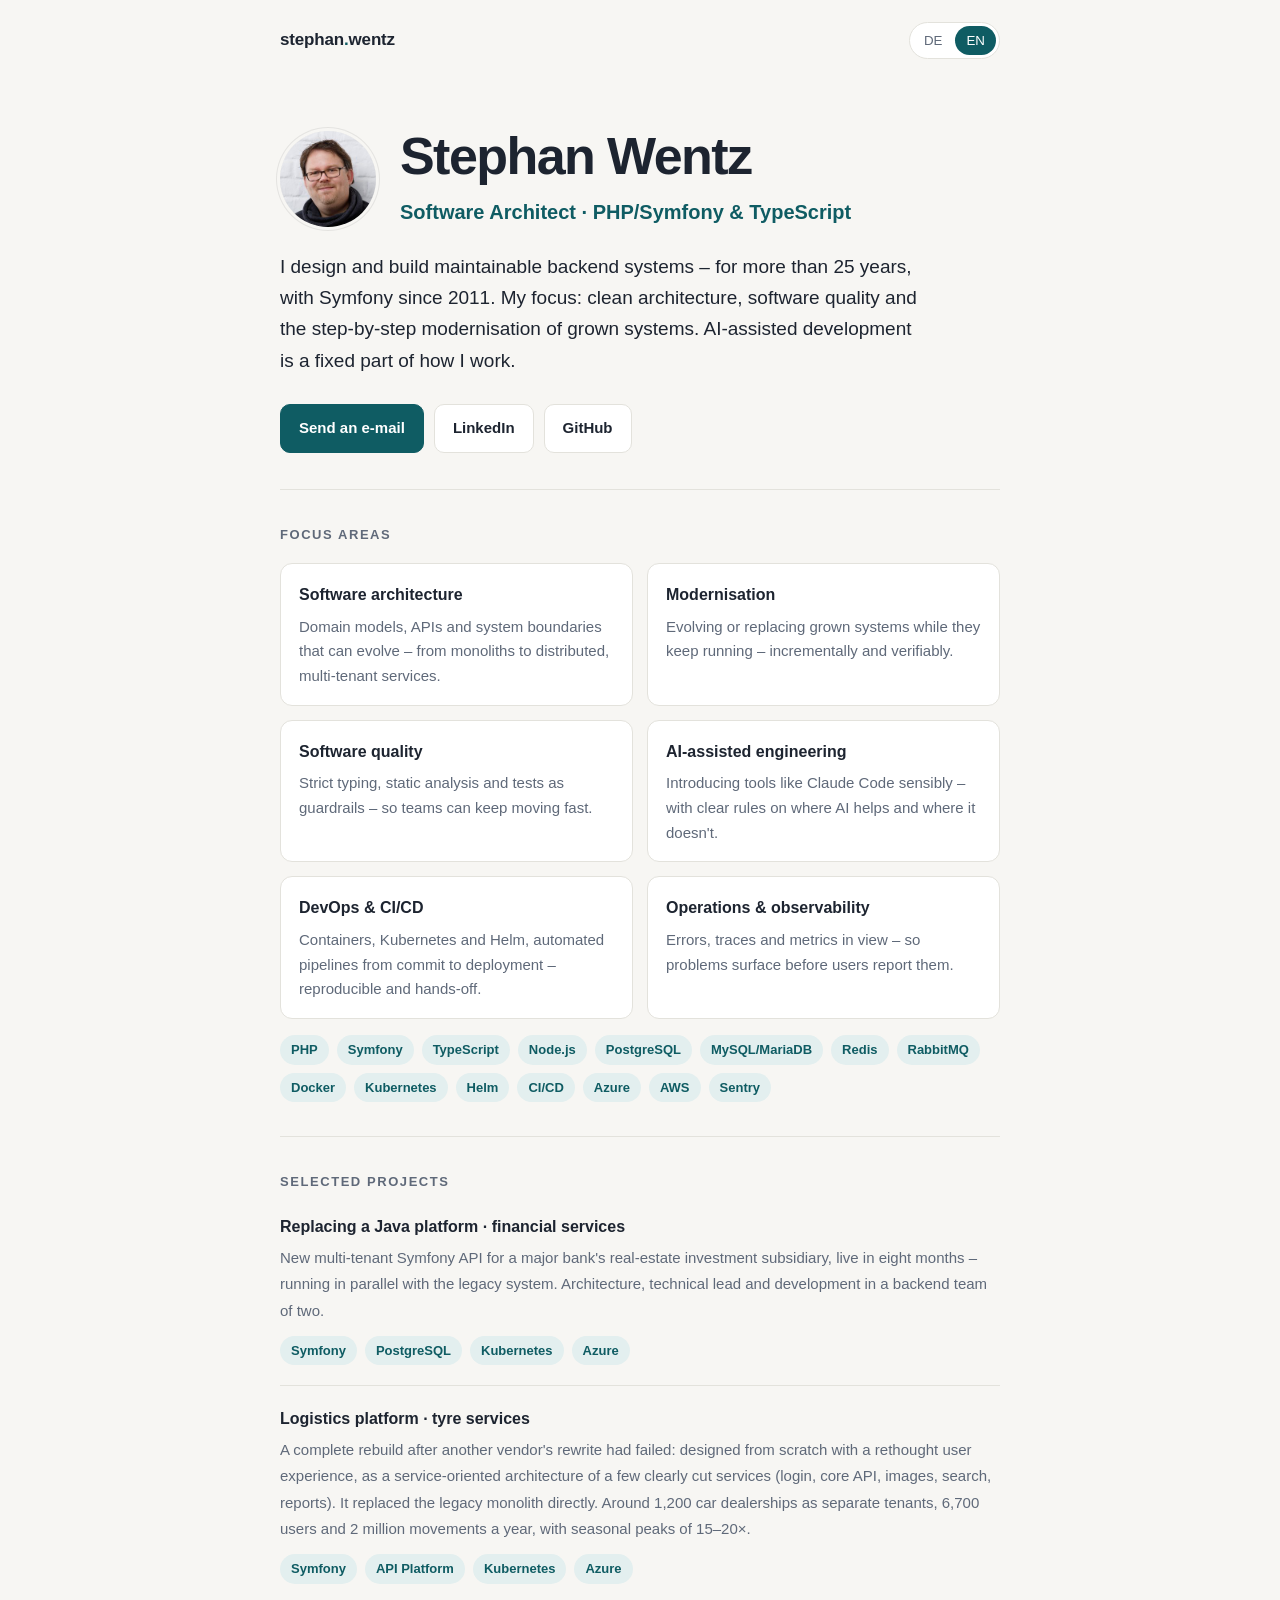
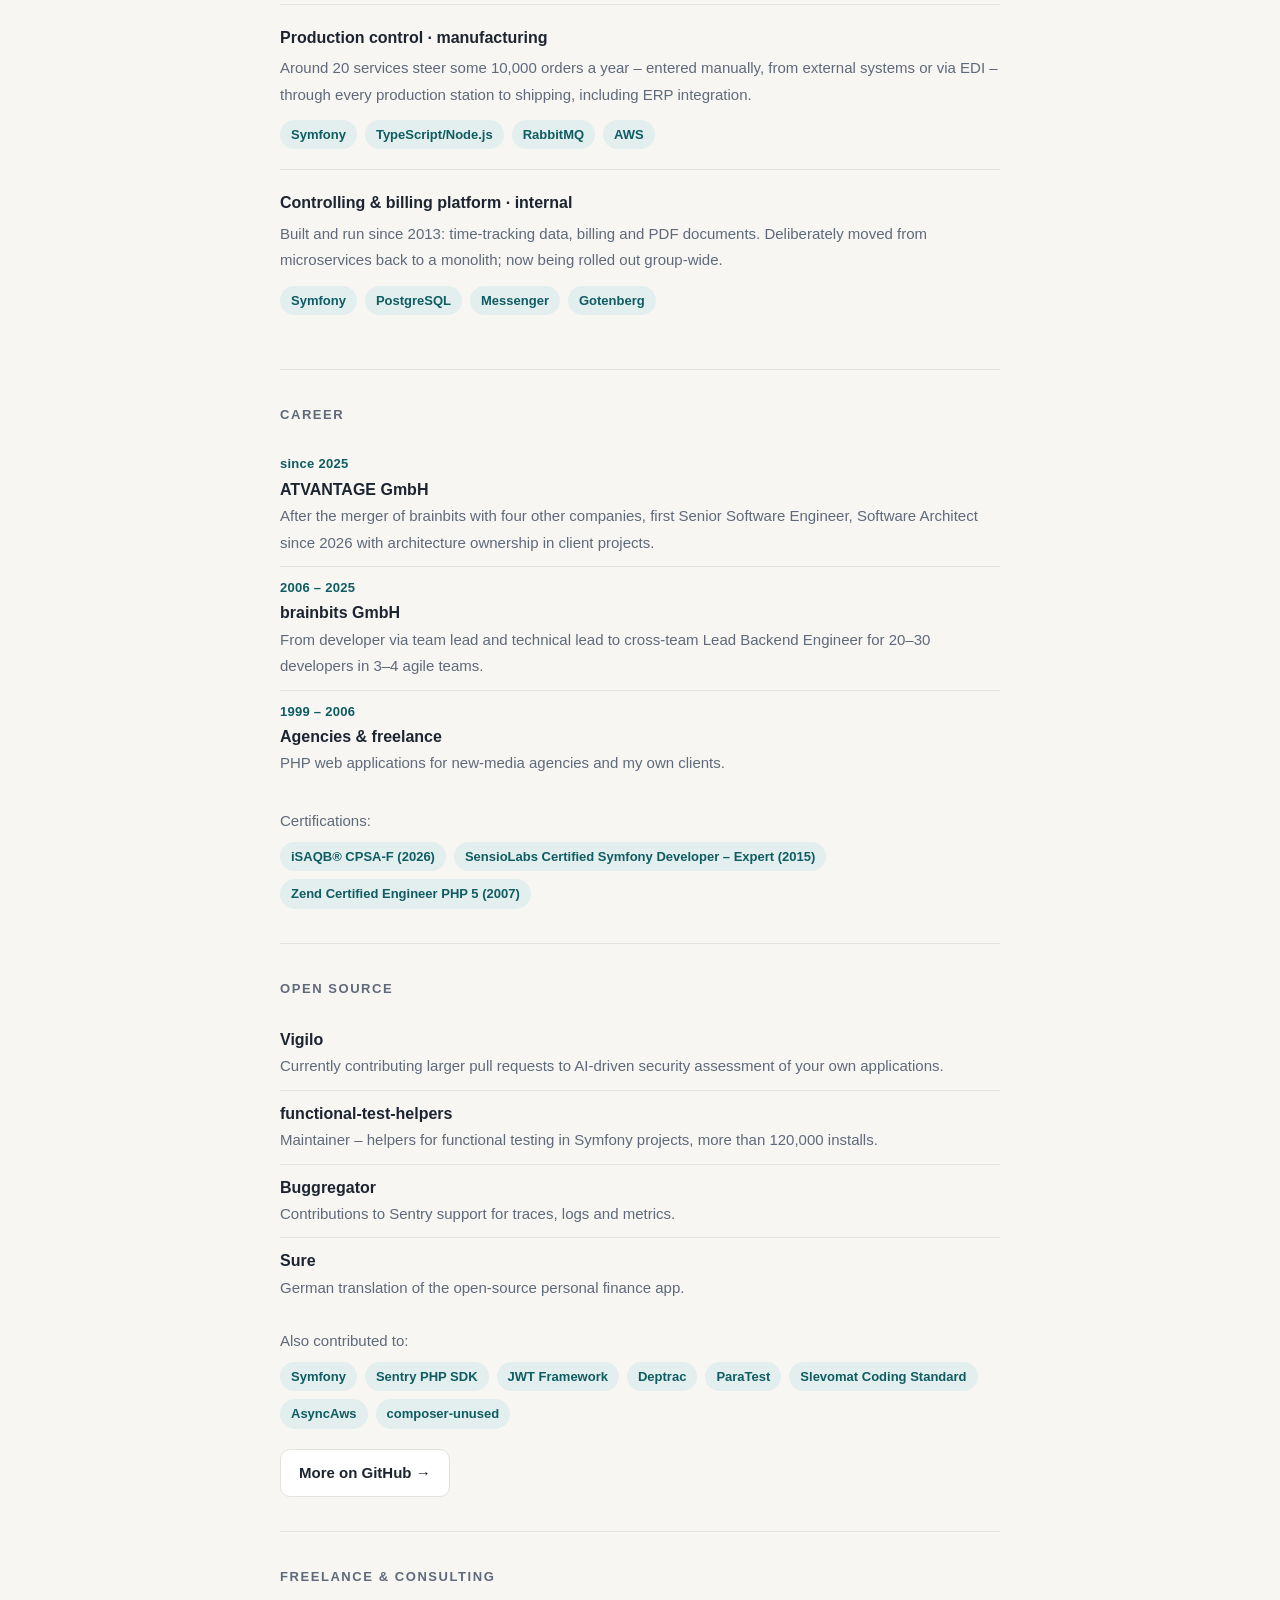
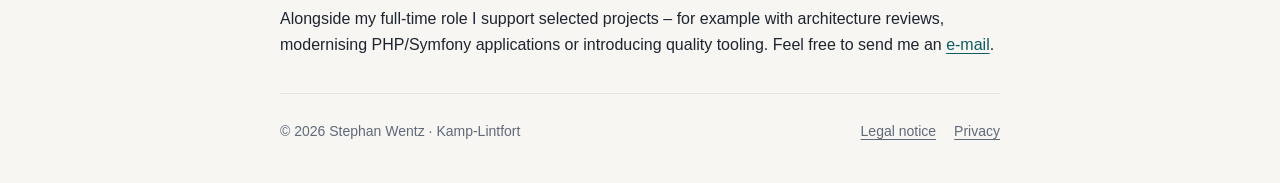
<file: index.html>
<!doctype html>
<html lang="de">
<head>
<meta charset="utf-8">
<meta name="viewport" content="width=device-width, initial-scale=1">
<title>Stephan Wentz – Software Architect</title>
<meta name="title-de" content="Stephan Wentz – Software Architect">
<meta name="title-en" content="Stephan Wentz – Software Architect">
<meta name="description" content="Stephan Wentz – Software Architect und Backend Engineer für PHP/Symfony und TypeScript. Architektur, Modernisierung, Software-Qualität und Open Source.">
<link rel="canonical" href="https://wentz.it/">
<meta property="og:type" content="website">
<meta property="og:url" content="https://wentz.it/">
<meta property="og:site_name" content="wentz.it">
<meta property="og:title" content="Stephan Wentz – Software Architect">
<meta property="og:description" content="Software Architect für PHP/Symfony und TypeScript: Architektur, Modernisierung gewachsener Systeme, Software-Qualität und Open Source.">
<meta property="og:image" content="https://wentz.it/og-image.png">
<meta property="og:image:width" content="1200">
<meta property="og:image:height" content="630">
<meta property="og:image:alt" content="Stephan Wentz – Software Architect · PHP/Symfony &amp; TypeScript">
<meta property="og:locale" content="de_DE">
<meta property="og:locale:alternate" content="en_US">
<meta name="twitter:card" content="summary_large_image">
<link rel="icon" href="favicon.svg" type="image/svg+xml">
<link rel="icon" href="favicon.ico" sizes="any">
<link rel="apple-touch-icon" href="apple-touch-icon.png">
<link rel="stylesheet" href="style.css?v=20261127">
<script src="lang.js"></script>
</head>
<body>
<div class="wrap">
  <header class="top">
    <a class="mark" href="/">stephan<span>.</span>wentz</a>
    <div class="langswitch" role="group" aria-label="Sprache / Language">
      <button type="button" data-lang="de" aria-pressed="true">DE</button>
      <button type="button" data-lang="en" aria-pressed="false">EN</button>
    </div>
  </header>

  <main>
    <div class="hero">
      <div class="hero-head">
        <img class="portrait" src="foto.jpg" width="96" height="96" alt="Stephan Wentz">
        <div>
          <h1>Stephan Wentz</h1>
          <p class="role">Software Architect · PHP/Symfony &amp; TypeScript</p>
        </div>
      </div>
      <p class="lead" lang="de">Ich entwerfe und baue wartbare Backend-Systeme – seit über 25 Jahren, seit 2011 mit Symfony. Mein Fokus: saubere Architektur, Software-Qualität und die schrittweise Modernisierung gewachsener Systeme. KI-gestützte Entwicklung gehört für mich fest zum Alltag.</p>
      <p class="lead" lang="en">I design and build maintainable backend systems – for more than 25 years, with Symfony since 2011. My focus: clean architecture, software quality and the step-by-step modernisation of grown systems. AI-assisted development is a fixed part of how I work.</p>
      <div class="cta">
        <a class="btn primary" href="mailto:stephan@wentz.it"><span lang="de">E-Mail schreiben</span><span lang="en">Send an e-mail</span></a>
        <a class="btn" href="https://www.linkedin.com/in/stephan-wentz" rel="me">LinkedIn</a>
        <a class="btn" href="https://github.com/temp" rel="me">GitHub</a>
      </div>
    </div>

    <section>
      <h2><span lang="de">Schwerpunkte</span><span lang="en">Focus areas</span></h2>
      <div class="grid">
        <div class="card">
          <h3 lang="de">Software-Architektur</h3><h3 lang="en">Software architecture</h3>
          <p lang="de">Domänenmodelle, Schnittstellen und Systemgrenzen, die mitwachsen – vom Monolithen bis zu verteilten, mandantenfähigen Services.</p>
          <p lang="en">Domain models, APIs and system boundaries that can evolve – from monoliths to distributed, multi-tenant services.</p>
        </div>
        <div class="card">
          <h3 lang="de">Modernisierung</h3><h3 lang="en">Modernisation</h3>
          <p lang="de">Gewachsene Systeme im laufenden Betrieb weiterentwickeln oder ablösen – schrittweise und überprüfbar.</p>
          <p lang="en">Evolving or replacing grown systems while they keep running – incrementally and verifiably.</p>
        </div>
        <div class="card">
          <h3 lang="de">Software-Qualität</h3><h3 lang="en">Software quality</h3>
          <p lang="de">Strikte Typisierung, statische Analyse und Tests als Leitplanken – damit Teams schnell bleiben.</p>
          <p lang="en">Strict typing, static analysis and tests as guardrails – so teams can keep moving fast.</p>
        </div>
        <div class="card">
          <h3 lang="de">KI-gestützte Entwicklung</h3><h3 lang="en">AI-assisted engineering</h3>
          <p lang="de">Werkzeuge wie Claude Code sinnvoll einführen – mit klaren Regeln, wo KI hilft und wo nicht.</p>
          <p lang="en">Introducing tools like Claude Code sensibly – with clear rules on where AI helps and where it doesn't.</p>
        </div>
        <div class="card">
          <h3>DevOps &amp; CI/CD</h3>
          <p lang="de">Container, Kubernetes und Helm, automatisierte Pipelines vom Commit bis zum Deployment – reproduzierbar und ohne Handarbeit.</p>
          <p lang="en">Containers, Kubernetes and Helm, automated pipelines from commit to deployment – reproducible and hands-off.</p>
        </div>
        <div class="card">
          <h3 lang="de">Betrieb &amp; Observability</h3><h3 lang="en">Operations &amp; observability</h3>
          <p lang="de">Fehler, Traces und Metriken im Blick – damit Probleme auffallen, bevor Nutzer sie melden.</p>
          <p lang="en">Errors, traces and metrics in view – so problems surface before users report them.</p>
        </div>
      </div>
      <div class="tags">
        <span class="tag">PHP</span><span class="tag">Symfony</span><span class="tag">TypeScript</span><span class="tag">Node.js</span>
        <span class="tag">PostgreSQL</span><span class="tag">MySQL/MariaDB</span><span class="tag">Redis</span><span class="tag">RabbitMQ</span><span class="tag">Docker</span><span class="tag">Kubernetes</span>
        <span class="tag">Helm</span><span class="tag">CI/CD</span><span class="tag">Azure</span><span class="tag">AWS</span><span class="tag">Sentry</span>
      </div>
    </section>

    <section>
      <h2><span lang="de">Ausgewählte Projekte</span><span lang="en">Selected projects</span></h2>
      <ul class="plain projects">
        <li>
          <strong lang="de">Ablösung einer Java-Plattform · Finanzdienstleister</strong>
          <strong lang="en">Replacing a Java platform · financial services</strong>
          <span lang="de">Neue, mandantenfähige Symfony-API für die Immobilien-Investmenttochter einer Großbank, in acht Monaten live – im Parallelbetrieb mit dem Altsystem. Architektur, technische Leitung und Entwicklung in einem Backend-Team von zwei Personen.</span>
          <span lang="en">New multi-tenant Symfony API for a major bank's real-estate investment subsidiary, live in eight months – running in parallel with the legacy system. Architecture, technical lead and development in a backend team of two.</span>
          <span class="tags"><span class="tag">Symfony</span><span class="tag">PostgreSQL</span><span class="tag">Kubernetes</span><span class="tag">Azure</span></span>
        </li>
        <li>
          <strong lang="de">Logistikplattform · Reifenservice</strong>
          <strong lang="en">Logistics platform · tyre services</strong>
          <span lang="de">Kompletter Neubau, nachdem der Rewrite eines anderen Anbieters gescheitert war: von Grund auf neu konzipiert, Bedienung neu gedacht, als serviceorientierte Architektur mit wenigen, klar geschnittenen Services (Login, Kern-API, Bilder, Suche, Reports). Löste den alten Monolithen direkt ab. Rund 1.200 Autohäuser als eigene Mandanten, 6.700 Nutzer und 2 Mio. Bewegungen pro Jahr, mit saisonalen Lastspitzen um das 15- bis 20-Fache.</span>
          <span lang="en">A complete rebuild after another vendor's rewrite had failed: designed from scratch with a rethought user experience, as a service-oriented architecture of a few clearly cut services (login, core API, images, search, reports). It replaced the legacy monolith directly. Around 1,200 car dealerships as separate tenants, 6,700 users and 2 million movements a year, with seasonal peaks of 15–20×.</span>
          <span class="tags"><span class="tag">Symfony</span><span class="tag">API Platform</span><span class="tag">Kubernetes</span><span class="tag">Azure</span></span>
        </li>
        <li>
          <strong lang="de">Fertigungssteuerung · Industrie</strong>
          <strong lang="en">Production control · manufacturing</strong>
          <span lang="de">Rund 20 Services steuern jährlich etwa 10.000 Aufträge – manuell, aus Fremdsystemen oder per EDI – durch alle Fertigungsstationen bis zum Versand, inklusive ERP-Anbindung.</span>
          <span lang="en">Around 20 services steer some 10,000 orders a year – entered manually, from external systems or via EDI – through every production station to shipping, including ERP integration.</span>
          <span class="tags"><span class="tag">Symfony</span><span class="tag">TypeScript/Node.js</span><span class="tag">RabbitMQ</span><span class="tag">AWS</span></span>
        </li>
        <li>
          <strong lang="de">Controlling- &amp; Abrechnungsplattform · intern</strong>
          <strong lang="en">Controlling &amp; billing platform · internal</strong>
          <span lang="de">Seit 2013 entwickelt und betrieben: Zeiterfassungsdaten, Abrechnung und PDF-Dokumente. Bewusst von Microservices zurück zum Monolithen geführt; wird inzwischen gruppenweit eingeführt.</span>
          <span lang="en">Built and run since 2013: time-tracking data, billing and PDF documents. Deliberately moved from microservices back to a monolith; now being rolled out group-wide.</span>
          <span class="tags"><span class="tag">Symfony</span><span class="tag">PostgreSQL</span><span class="tag">Messenger</span><span class="tag">Gotenberg</span></span>
        </li>
      </ul>
    </section>

    <section>
      <h2><span lang="de">Werdegang</span><span lang="en">Career</span></h2>
      <ul class="plain career">
        <li><span class="when"><span lang="de">seit 2025</span><span lang="en">since 2025</span></span>
          <strong>ATVANTAGE GmbH</strong>
          <span lang="de">Nach der Fusion von brainbits mit vier weiteren Unternehmen zunächst Senior Software Engineer, seit 2026 Software Architect mit Architekturverantwortung in Kundenprojekten.</span>
          <span lang="en">After the merger of brainbits with four other companies, first Senior Software Engineer, Software Architect since 2026 with architecture ownership in client projects.</span></li>
        <li><span class="when">2006 – 2025</span>
          <strong>brainbits GmbH</strong>
          <span lang="de">Vom Entwickler über Team- und Fachleitung zum teamübergreifenden Lead Backend Engineer für 20–30 Entwickler in 3–4 agilen Teams.</span>
          <span lang="en">From developer via team lead and technical lead to cross-team Lead Backend Engineer for 20–30 developers in 3–4 agile teams.</span></li>
        <li><span class="when">1999 – 2006</span>
          <strong><span lang="de">Agenturen &amp; Freelance</span><span lang="en">Agencies &amp; freelance</span></strong>
          <span lang="de">Webanwendungen mit PHP für Agenturen für neue Medien und eigene Kunden.</span>
          <span lang="en">PHP web applications for new-media agencies and my own clients.</span></li>
      </ul>
      <p style="margin:22px 0 8px;color:var(--muted);font-size:15px"><span lang="de">Zertifizierungen:</span><span lang="en">Certifications:</span></p>
      <div class="tags" style="margin-top:0">
        <span class="tag">iSAQB® CPSA-F (2026)</span>
        <span class="tag">SensioLabs Certified Symfony Developer – Expert (2015)</span>
        <span class="tag">Zend Certified Engineer PHP 5 (2007)</span>
      </div>
    </section>

    <section>
      <h2>Open Source</h2>
      <ul class="plain">
        <li><strong><a href="https://github.com/certeu/vigilo">Vigilo</a></strong>
          <span lang="de">Aktuell größere Beiträge zur KI-gestützten Sicherheitsprüfung eigener Anwendungen.</span>
          <span lang="en">Currently contributing larger pull requests to AI-driven security assessment of your own applications.</span></li>
        <li><strong><a href="https://github.com/brainbits/functional-test-helpers">functional-test-helpers</a></strong>
          <span lang="de">Maintainer – Hilfsmittel für funktionale Tests in Symfony-Projekten, über 120.000 Installationen.</span>
          <span lang="en">Maintainer – helpers for functional testing in Symfony projects, more than 120,000 installs.</span></li>
        <li><strong><a href="https://github.com/buggregator">Buggregator</a></strong>
          <span lang="de">Beiträge zur Sentry-Unterstützung für Traces, Logs und Metriken.</span>
          <span lang="en">Contributions to Sentry support for traces, logs and metrics.</span></li>
        <li><strong><a href="https://github.com/we-promise/sure">Sure</a></strong>
          <span lang="de">Deutsche Übersetzung der Open-Source-Finanz-App.</span>
          <span lang="en">German translation of the open-source personal finance app.</span></li>
      </ul>
      <p style="margin:18px 0 8px;color:var(--muted);font-size:15px"><span lang="de">Außerdem Beiträge zu:</span><span lang="en">Also contributed to:</span></p>
      <div class="tags" style="margin-top:0">
        <a class="tag" href="https://github.com/symfony/symfony">Symfony</a>
        <a class="tag" href="https://github.com/getsentry/sentry-php">Sentry PHP SDK</a>
        <a class="tag" href="https://github.com/web-token/jwt-framework">JWT Framework</a>
        <a class="tag" href="https://github.com/deptrac/deptrac">Deptrac</a>
        <a class="tag" href="https://github.com/paratestphp/paratest">ParaTest</a>
        <a class="tag" href="https://github.com/slevomat/coding-standard">Slevomat Coding Standard</a>
        <a class="tag" href="https://github.com/async-aws/aws">AsyncAws</a>
        <a class="tag" href="https://github.com/composer-unused/composer-unused">composer-unused</a>
      </div>
      <p style="margin:20px 0 0"><a class="btn" href="https://github.com/temp"><span lang="de">Mehr auf GitHub →</span><span lang="en">More on GitHub →</span></a></p>
    </section>

    <section>
      <h2><span lang="de">Freelance &amp; Beratung</span><span lang="en">Freelance &amp; consulting</span></h2>
      <p lang="de" style="margin:0">Neben meiner Festanstellung unterstütze ich ausgewählte Projekte – etwa bei Architektur-Reviews, der Modernisierung von PHP/Symfony-Anwendungen oder der Einführung von Qualitätswerkzeugen. Schreib mir gern eine <a href="mailto:stephan@wentz.it">E-Mail</a>.</p>
      <p lang="en" style="margin:0">Alongside my full-time role I support selected projects – for example with architecture reviews, modernising PHP/Symfony applications or introducing quality tooling. Feel free to send me an <a href="mailto:stephan@wentz.it">e-mail</a>.</p>
    </section>
  </main>

  <footer>
    <span>© 2026 Stephan Wentz · Kamp-Lintfort</span>
    <nav>
      <a href="impressum.html"><span lang="de">Impressum</span><span lang="en">Legal notice</span></a>
      <a href="datenschutz.html"><span lang="de">Datenschutz</span><span lang="en">Privacy</span></a>
    </nav>
  </footer>
</div>
</body>
</html>
</file>
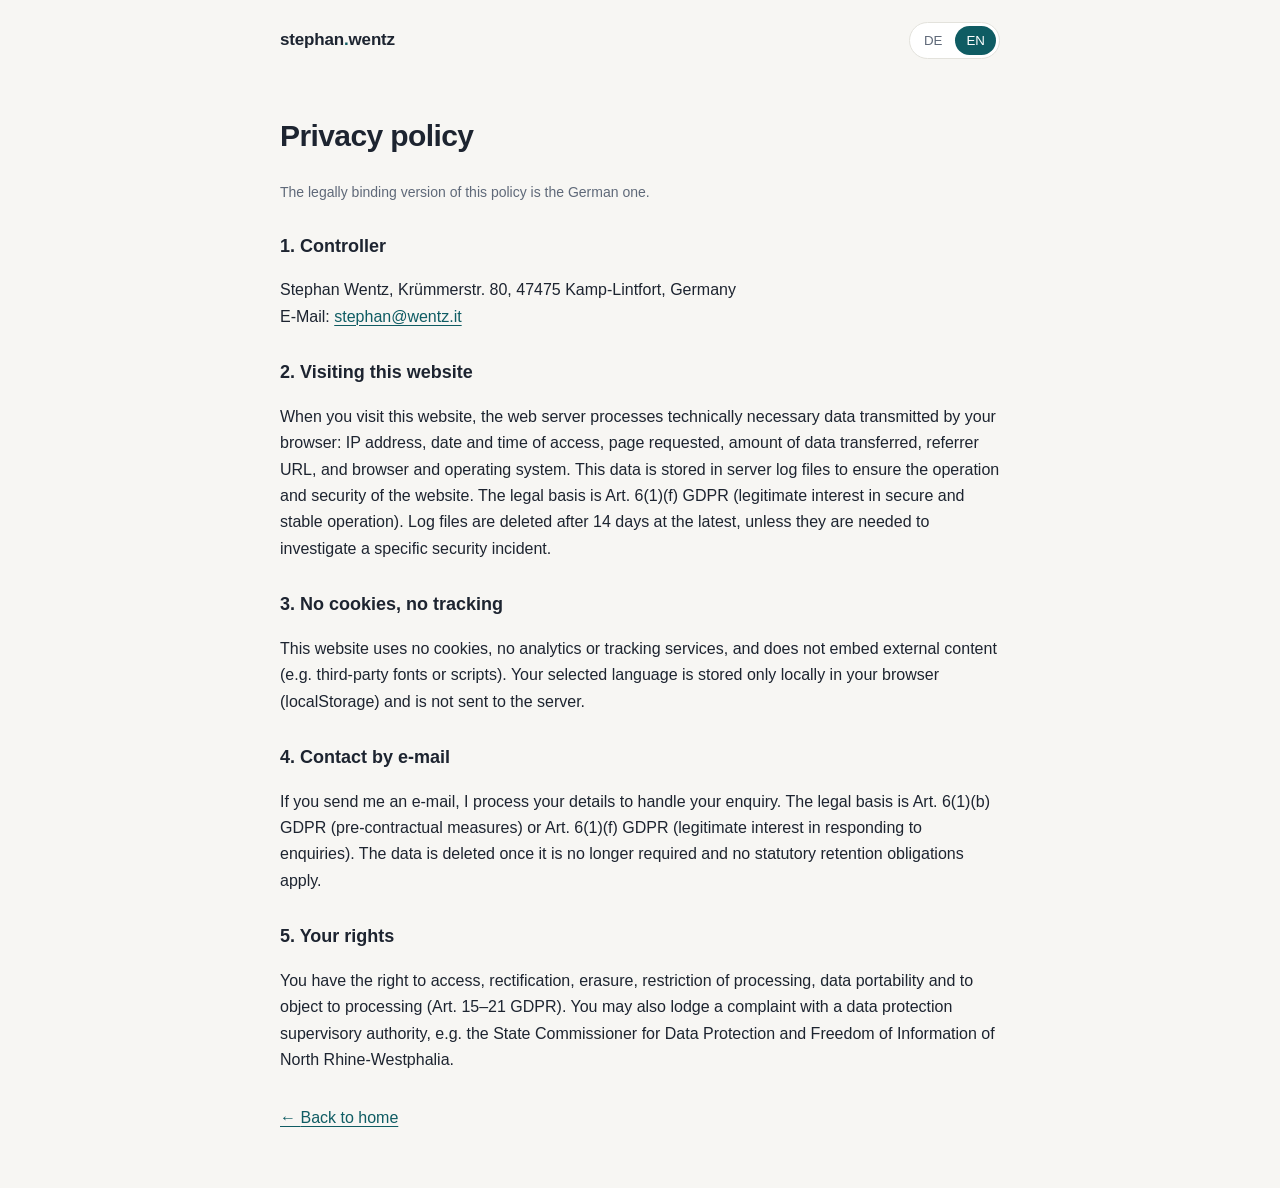
<file: datenschutz.html>
<!doctype html>
<html lang="de">
<head>
<meta charset="utf-8">
<meta name="viewport" content="width=device-width, initial-scale=1">
<title>Datenschutz – Stephan Wentz</title>
<meta name="title-de" content="Datenschutz – Stephan Wentz">
<meta name="title-en" content="Privacy policy – Stephan Wentz">
<meta name="robots" content="noindex">
<link rel="icon" href="favicon.svg" type="image/svg+xml">
<link rel="icon" href="favicon.ico" sizes="any">
<link rel="apple-touch-icon" href="apple-touch-icon.png">
<link rel="stylesheet" href="style.css?v=20261127">
<script src="lang.js"></script>
</head>
<body>
<div class="wrap">
  <header class="top">
    <a class="mark" href="/">stephan<span>.</span>wentz</a>
    <div class="langswitch" role="group" aria-label="Sprache / Language">
      <button type="button" data-lang="de" aria-pressed="true">DE</button>
      <button type="button" data-lang="en" aria-pressed="false">EN</button>
    </div>
  </header>
  <main class="legal">
    <h1><span lang="de">Datenschutzerklärung</span><span lang="en">Privacy policy</span></h1>
    <p lang="en" class="note">The legally binding version of this policy is the German one.</p>

    <h2><span lang="de">1. Verantwortlicher</span><span lang="en">1. Controller</span></h2>
    <p>Stephan Wentz, Krümmerstr. 80, 47475 Kamp-Lintfort, <span lang="de">Deutschland</span><span lang="en">Germany</span><br>
    E-Mail: <a href="mailto:stephan@wentz.it">stephan@wentz.it</a></p>

    <h2><span lang="de">2. Aufruf dieser Website</span><span lang="en">2. Visiting this website</span></h2>
    <p lang="de">Beim Aufruf dieser Website verarbeitet der Webserver technisch notwendige Daten, die Ihr Browser übermittelt: IP-Adresse, Datum und Uhrzeit des Zugriffs, aufgerufene Seite, übertragene Datenmenge, Referrer-URL sowie Browser und Betriebssystem. Diese Daten werden in Server-Logfiles gespeichert, um den Betrieb und die Sicherheit der Website zu gewährleisten. Rechtsgrundlage ist Art. 6 Abs. 1 lit. f DSGVO (berechtigtes Interesse an einem sicheren und stabilen Betrieb). Die Logfiles werden nach spätestens 14 Tagen gelöscht, sofern sie nicht zur Aufklärung eines konkreten Sicherheitsvorfalls benötigt werden.</p>
    <p lang="en">When you visit this website, the web server processes technically necessary data transmitted by your browser: IP address, date and time of access, page requested, amount of data transferred, referrer URL, and browser and operating system. This data is stored in server log files to ensure the operation and security of the website. The legal basis is Art. 6(1)(f) GDPR (legitimate interest in secure and stable operation). Log files are deleted after 14 days at the latest, unless they are needed to investigate a specific security incident.</p>

    <h2><span lang="de">3. Keine Cookies, kein Tracking</span><span lang="en">3. No cookies, no tracking</span></h2>
    <p lang="de">Diese Website verwendet keine Cookies, keine Analyse- oder Tracking-Dienste und bindet keine externen Inhalte (z.&nbsp;B. Schriftarten oder Skripte von Drittanbietern) ein. Ihre gewählte Sprache wird ausschließlich lokal in Ihrem Browser (localStorage) gespeichert und nicht an den Server übertragen.</p>
    <p lang="en">This website uses no cookies, no analytics or tracking services, and does not embed external content (e.g. third-party fonts or scripts). Your selected language is stored only locally in your browser (localStorage) and is not sent to the server.</p>

    <h2><span lang="de">4. Kontakt per E-Mail</span><span lang="en">4. Contact by e-mail</span></h2>
    <p lang="de">Wenn Sie mir eine E-Mail schreiben, verarbeite ich Ihre Angaben zur Bearbeitung Ihrer Anfrage. Rechtsgrundlage ist Art. 6 Abs. 1 lit. b DSGVO (vorvertragliche Maßnahmen) bzw. lit. f DSGVO (berechtigtes Interesse an der Beantwortung von Anfragen). Die Daten werden gelöscht, sobald sie nicht mehr erforderlich sind und keine gesetzlichen Aufbewahrungspflichten entgegenstehen.</p>
    <p lang="en">If you send me an e-mail, I process your details to handle your enquiry. The legal basis is Art. 6(1)(b) GDPR (pre-contractual measures) or Art. 6(1)(f) GDPR (legitimate interest in responding to enquiries). The data is deleted once it is no longer required and no statutory retention obligations apply.</p>

    <h2><span lang="de">5. Ihre Rechte</span><span lang="en">5. Your rights</span></h2>
    <p lang="de">Sie haben das Recht auf Auskunft, Berichtigung, Löschung, Einschränkung der Verarbeitung, Datenübertragbarkeit sowie Widerspruch gegen die Verarbeitung (Art. 15–21 DSGVO). Außerdem können Sie sich bei einer Datenschutz-Aufsichtsbehörde beschweren, z.&nbsp;B. bei der Landesbeauftragten für Datenschutz und Informationsfreiheit Nordrhein-Westfalen.</p>
    <p lang="en">You have the right to access, rectification, erasure, restriction of processing, data portability and to object to processing (Art. 15–21 GDPR). You may also lodge a complaint with a data protection supervisory authority, e.g. the State Commissioner for Data Protection and Freedom of Information of North Rhine-Westphalia.</p>

    <p style="margin-top:32px"><a href="/">← <span lang="de">Zur Startseite</span><span lang="en">Back to home</span></a></p>
  </main>
</div>
</body>
</html>
</file>
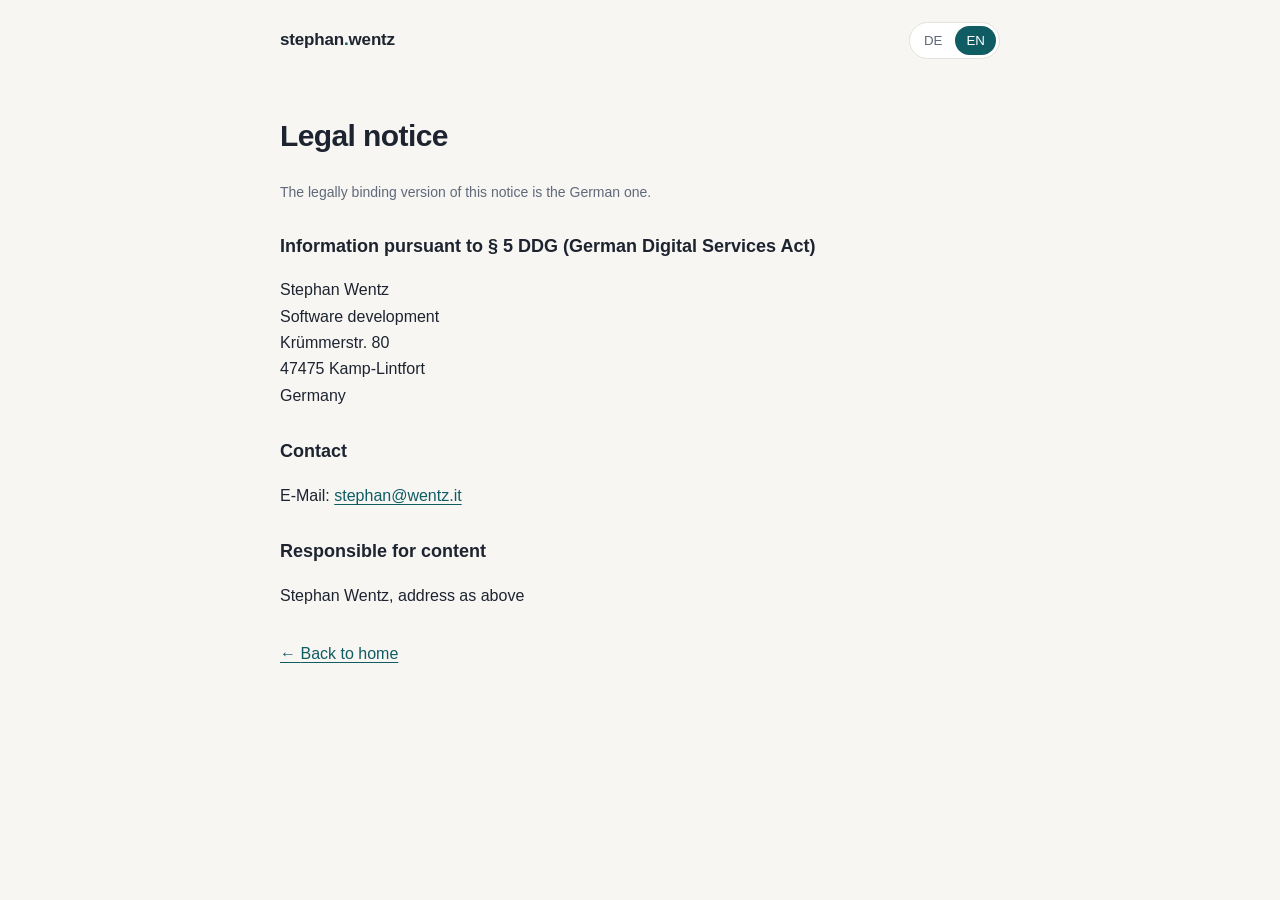
<file: impressum.html>
<!doctype html>
<html lang="de">
<head>
<meta charset="utf-8">
<meta name="viewport" content="width=device-width, initial-scale=1">
<title>Impressum – Stephan Wentz</title>
<meta name="title-de" content="Impressum – Stephan Wentz">
<meta name="title-en" content="Legal notice – Stephan Wentz">
<meta name="robots" content="noindex">
<link rel="icon" href="favicon.svg" type="image/svg+xml">
<link rel="icon" href="favicon.ico" sizes="any">
<link rel="apple-touch-icon" href="apple-touch-icon.png">
<link rel="stylesheet" href="style.css?v=20261127">
<script src="lang.js"></script>
</head>
<body>
<div class="wrap">
  <header class="top">
    <a class="mark" href="/">stephan<span>.</span>wentz</a>
    <div class="langswitch" role="group" aria-label="Sprache / Language">
      <button type="button" data-lang="de" aria-pressed="true">DE</button>
      <button type="button" data-lang="en" aria-pressed="false">EN</button>
    </div>
  </header>
  <main class="legal">
    <h1><span lang="de">Impressum</span><span lang="en">Legal notice</span></h1>
    <p lang="en" class="note">The legally binding version of this notice is the German one.</p>

    <h2><span lang="de">Angaben gemäß § 5 DDG</span><span lang="en">Information pursuant to § 5 DDG (German Digital Services Act)</span></h2>
    <p>Stephan Wentz<br>
    <span lang="de">Softwareentwicklung</span><span lang="en">Software development</span><br>
    Krümmerstr. 80<br>
    47475 Kamp-Lintfort<br>
    <span lang="de">Deutschland</span><span lang="en">Germany</span></p>

    <h2><span lang="de">Kontakt</span><span lang="en">Contact</span></h2>
    <p>E-Mail: <a href="mailto:stephan@wentz.it">stephan@wentz.it</a>
    <!-- Optional, empfohlen: Telefon: +49 ... --></p>

    <!-- Falls vorhanden einfügen:
    <h2>Umsatzsteuer-ID</h2>
    <p>Umsatzsteuer-Identifikationsnummer gemäß § 27a Umsatzsteuergesetz: DE…</p>
    -->

    <h2><span lang="de">Verantwortlich für den Inhalt</span><span lang="en">Responsible for content</span></h2>
    <p>Stephan Wentz, <span lang="de">Anschrift wie oben</span><span lang="en">address as above</span></p>

    <p style="margin-top:32px"><a href="/">← <span lang="de">Zur Startseite</span><span lang="en">Back to home</span></a></p>
  </main>
</div>
</body>
</html>
</file>
<file: style.css>
:root{
  --bg:#f7f6f3; --surface:#ffffff; --ink:#1d2430; --muted:#5f6979; --line:#e3e2dc;
  --accent:#0f5c63; --accent-soft:#e3efef; --on-accent:#ffffff;
  --maxw:760px;
}
@media (prefers-color-scheme: dark){
  :root{ --bg:#14181d; --surface:#1b2027; --ink:#e7eaee; --muted:#9aa4b1; --line:#2a313a;
         --accent:#5fb3ba; --accent-soft:#1f3337; --on-accent:#0b1f22; }
}
*{box-sizing:border-box}
html{-webkit-text-size-adjust:100%}
body{margin:0;background:var(--bg);color:var(--ink);
  font:16px/1.65 -apple-system,BlinkMacSystemFont,"Segoe UI",Inter,Roboto,Helvetica,Arial,sans-serif}
a{color:var(--accent);text-decoration-thickness:1px;text-underline-offset:3px}
a:hover{text-decoration-thickness:2px}
.wrap{max-width:var(--maxw);margin:0 auto;padding:0 20px}

/* language switching */
html[lang="de"] [lang="en"]:not(html), html[lang="en"] [lang="de"]:not(html){display:none !important}

header.top{display:flex;justify-content:space-between;align-items:center;padding:22px 0}
.mark{font-weight:700;letter-spacing:-.01em;color:var(--ink);text-decoration:none;font-size:17px}
.mark span{color:var(--accent)}
.langswitch{display:flex;gap:2px;border:1px solid var(--line);border-radius:999px;padding:3px;background:var(--surface)}
.langswitch button{border:0;background:transparent;color:var(--muted);font:600 13px/1 inherit;
  padding:7px 11px;border-radius:999px;cursor:pointer}
.langswitch button[aria-pressed="true"]{background:var(--accent);color:var(--on-accent)}

.hero{padding:48px 0 36px}
.hero h1{font-size:clamp(34px,7vw,52px);line-height:1.05;letter-spacing:-.03em;margin:0 0 12px}
.hero .role{font-size:clamp(17px,3vw,20px);color:var(--accent);font-weight:600;margin:0 0 22px}
.hero p.lead{font-size:clamp(17px,2.6vw,19px);margin:0;max-width:640px}
.cta{display:flex;flex-wrap:wrap;gap:10px;margin-top:28px}
.btn{display:inline-flex;align-items:center;gap:8px;padding:11px 18px;border-radius:10px;
  font-weight:600;font-size:15px;text-decoration:none;border:1px solid var(--line);
  background:var(--surface);color:var(--ink)}
.btn.primary{background:var(--accent);border-color:var(--accent);color:var(--on-accent)}
.btn:hover{border-color:var(--accent)}

section{padding:34px 0;border-top:1px solid var(--line)}
section h2{font-size:13px;text-transform:uppercase;letter-spacing:.12em;color:var(--muted);margin:0 0 18px;font-weight:700}
.grid{display:grid;grid-template-columns:repeat(2,minmax(0,1fr));gap:14px}
@media (max-width:600px){.grid{grid-template-columns:1fr}}
.card{background:var(--surface);border:1px solid var(--line);border-radius:12px;padding:18px 18px 16px}
.card h3{margin:0 0 6px;font-size:16px}
.card p{margin:0;color:var(--muted);font-size:15px}
ul.plain{list-style:none;margin:0;padding:0}
ul.plain li{padding:10px 0;border-bottom:1px solid var(--line)}
ul.plain li:last-child{border-bottom:0}
ul.plain li strong{display:block}
ul.plain li span{color:var(--muted);font-size:15px}
.tags{display:flex;flex-wrap:wrap;gap:8px;margin-top:16px}
.tag{background:var(--accent-soft);color:var(--accent);border-radius:999px;padding:4px 11px;font-size:13px;font-weight:600}
a.tag{text-decoration:none}
a.tag:hover{background:var(--accent);color:var(--on-accent)}
ul.plain li strong a{color:var(--ink);text-decoration:none}
ul.plain li strong a:hover{color:var(--accent);text-decoration:underline}

footer{border-top:1px solid var(--line);padding:26px 0 40px;color:var(--muted);font-size:14px;
  display:flex;flex-wrap:wrap;gap:8px 20px;justify-content:space-between}
footer nav{display:flex;gap:18px}
footer a{color:var(--muted)}

/* legal pages */
.legal{padding:20px 0 40px}
.legal h1{font-size:30px;letter-spacing:-.02em;margin:10px 0 20px}
.legal h2{font-size:18px;margin:28px 0 8px}
.legal p,.legal li{color:var(--ink)}
.legal .note{color:var(--muted);font-size:14px}
ul.plain li span.tags{display:flex}
ul.plain li span.tag{color:var(--accent);font-size:13px}
ul.projects li{padding:20px 0}
ul.projects li:first-child{padding-top:4px}
ul.projects li strong{margin-bottom:4px}
ul.projects li span.tags{margin-top:12px}
ul.career li .when{display:block;font-size:13px;font-weight:600;color:var(--accent);letter-spacing:.02em;margin-bottom:2px}
ul.career li .when span, ul.plain li strong span{color:inherit;font-size:inherit}
.hero-head{display:flex;align-items:center;gap:24px;margin-bottom:22px}
.hero-head .role{margin:0}
.portrait{width:96px;height:96px;border-radius:50%;object-fit:cover;flex:none;box-shadow:0 0 0 3px var(--bg,#fff),0 0 0 4px rgba(0,0,0,.08)}
@media (max-width:520px){.hero-head{gap:16px}.portrait{width:72px;height:72px}}
</file>
